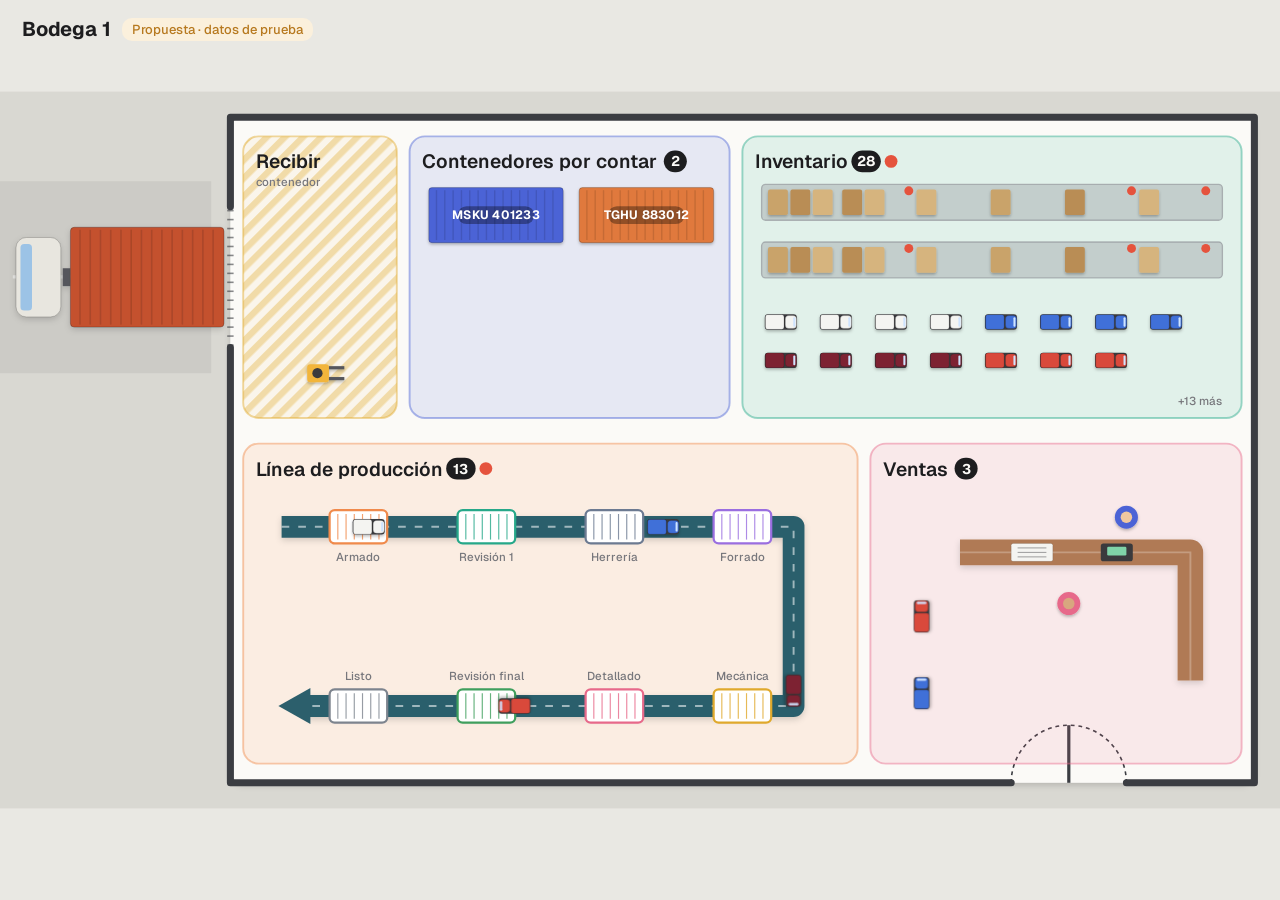
<file: prototipos/bodega-mapa.html>
<!doctype html>
<html lang="es">
<head>
<meta charset="utf-8">
<meta name="viewport" content="width=device-width,initial-scale=1,maximum-scale=1">
<title>Bodega · propuesta de pantalla principal</title>
<link rel="icon" href="../icono.svg">
<link rel="preconnect" href="https://fonts.googleapis.com">
<link href="https://fonts.googleapis.com/css2?family=Geist:wght@400;500;600;700&display=swap" rel="stylesheet">
<!-- Propuesta (26-nov-2026), aparte de la app y SOLO con datos de prueba (nada se guarda).
     La bodega vista desde arriba, con el estilo de la línea de producción (SVG, sin librerías):
     afuera el camión en la puerta (recibir contenedor), adentro los contenedores por contar, el inventario,
     la línea de producción y el mostrador (ventas). Al picar un área se abre su menú ENCIMA del mapa, sin salir. -->
<style>
  :root{
    --fondo:#e9e8e3; --patio:#d9d8d2; --piso:#fbfaf7; --muro:#3b3d42; --texto:#1d1d1f; --tenue:#77777c;
    --hoja:#ffffff; --pista:#ecebe7; --campo:#f2f1ed; --borde:rgba(0,0,0,.07);
    --rojo:#e5533d; --rojo-bg:#fde9e5; --azul:#2f63c9; --azul-bg:#e4ecfb; --ambar:#b7791f; --ambar-bg:#fbf0dc; --verde:#2f8f5b; --verde-bg:#e2f3e8;
    --banda:#2c5f6c;
  }
  @media (prefers-color-scheme: dark){
    :root{
      --fondo:#0d0e0c; --patio:#1a1b18; --piso:#1f201d; --muro:#9a9ca2; --texto:#f2f2ee; --tenue:#9b9b96;
      --hoja:#1d1e1b; --pista:#2a2b27; --campo:#2a2b27; --borde:rgba(255,255,255,.08);
      --rojo:#ff7a63; --rojo-bg:#3a1f1a; --azul:#7ea3ff; --azul-bg:#1d2a45; --ambar:#f0b553; --ambar-bg:#3a2d16; --verde:#5fd08f; --verde-bg:#16301f;
      --banda:#3d8293;
    }
  }
  *{box-sizing:border-box}
  html,body{margin:0;height:100%;overflow:hidden;background:var(--fondo);color:var(--texto);font-family:Geist,system-ui,sans-serif;-webkit-font-smoothing:antialiased}
  button{font:inherit;color:inherit}
  .cab{position:fixed;left:22px;top:16px;z-index:3;display:flex;align-items:center;gap:12px;pointer-events:none}
  .cab b{font-size:20px;letter-spacing:-.01em}
  .cab span{padding:3px 10px;border-radius:10px;background:var(--ambar-bg);color:var(--ambar);font-size:13px;font-weight:500}
  svg#mapa{position:fixed;inset:0;width:100%;height:100%;display:block;touch-action:manipulation}

  /* Áreas que se pueden picar */
  .zona{cursor:pointer;outline:none}
  .zona .fondo{transition:fill-opacity .18s}
  @media (hover:hover){ .zona:hover .fondo{fill-opacity:.24} .zona:hover .orilla{stroke-opacity:.9} }
  .zona:focus-visible .orilla{stroke-width:.6;stroke-opacity:1}
  .zona.sel .fondo{fill-opacity:.28}
  .zona.sel .orilla{stroke-opacity:1;stroke-width:.5}
  .nombre{font-size:3px;font-weight:600;fill:var(--texto)}
  .cuenta{font-size:2.2px;font-weight:700;fill:#fff;text-anchor:middle;dominant-baseline:central}
  .num{font-size:1.9px;font-weight:700;fill:#fff;text-anchor:middle;dominant-baseline:central;letter-spacing:.02em}
  .chico{font-size:1.8px;font-weight:500;fill:var(--tenue)}
  .flujo{stroke:#fff;stroke-opacity:.55;stroke-width:.3;stroke-dasharray:1.2 1.4;fill:none;animation:avanza 1.6s linear infinite}
  @keyframes avanza{to{stroke-dashoffset:-2.6}}
  .respira{animation:respira 2.4s ease-in-out infinite}
  @keyframes respira{50%{opacity:.45}}
  @media (prefers-reduced-motion:reduce){ .flujo,.respira{animation:none} }

  /* Menú encima del mapa (no saca de la pantalla) */
  .velo{position:fixed;inset:0;z-index:5;background:rgba(10,10,10,.28);opacity:0;pointer-events:none;transition:opacity .2s}
  .velo.on{opacity:1;pointer-events:auto}
  .hoja{position:fixed;z-index:6;right:20px;top:20px;bottom:20px;width:min(460px,calc(100vw - 40px));display:flex;flex-direction:column;
    border-radius:22px;background:var(--hoja);box-shadow:0 24px 60px rgba(0,0,0,.22),0 0 0 1px var(--borde);
    opacity:0;transform:translateX(16px);pointer-events:none;transition:opacity .2s,transform .24s cubic-bezier(.2,.8,.2,1)}
  .hoja.on{opacity:1;transform:none;pointer-events:auto}
  .h-cab{display:flex;align-items:center;gap:14px;padding:20px 20px 12px}
  .h-ico{width:46px;height:46px;border-radius:14px;display:grid;place-items:center;flex:none}
  .h-ico svg{width:24px;height:24px}
  .h-cab h2{margin:0;font-size:22px;letter-spacing:-.01em}
  .h-x{margin-left:auto;width:36px;height:36px;border:0;border-radius:50%;background:var(--pista);font-size:16px;cursor:pointer}
  .pestanas{display:flex;gap:4px;margin:4px 20px 12px;padding:4px;border-radius:14px;background:var(--pista)}
  .pestanas button{flex:1;min-height:44px;border:0;border-radius:11px;background:transparent;font-size:15px;font-weight:600;color:var(--tenue);cursor:pointer;
    display:flex;align-items:center;justify-content:center;gap:6px}
  .pestanas button.sel{background:var(--hoja);color:var(--texto);box-shadow:0 1px 3px rgba(0,0,0,.12)}
  .pestanas button i{font-style:normal;font-size:13px;color:var(--tenue);font-variant-numeric:tabular-nums}
  .h-cuerpo{overflow:auto;padding:0 20px 20px;flex:1}
  .fila{display:flex;align-items:center;gap:12px;padding:14px 16px;border-radius:16px;background:var(--campo);margin-bottom:8px}
  .fila.clic{cursor:pointer;width:100%;border:0;text-align:left}
  .fila b{font-size:16px;font-weight:600;display:block}
  .fila small{display:block;color:var(--tenue);font-size:14px;margin-top:1px}
  .fila .n{margin-left:auto;font-size:20px;font-weight:700;font-variant-numeric:tabular-nums}
  .fila .bola{width:12px;height:12px;border-radius:50%;flex:none;box-shadow:0 0 0 1px rgba(0,0,0,.15)}
  .etq{display:inline-block;padding:2px 9px;border-radius:8px;font-size:12px;font-weight:600}
  .etq.rojo{background:var(--rojo-bg);color:var(--rojo)} .etq.ambar{background:var(--ambar-bg);color:var(--ambar)}
  .etq.verde{background:var(--verde-bg);color:var(--verde)} .etq.azul{background:var(--azul-bg);color:var(--azul)}
  .grupo{margin:16px 0 8px;font-size:13px;font-weight:600;color:var(--tenue)}
  .campo{display:block;margin-bottom:14px}
  .campo span{display:block;font-size:15px;font-weight:500;margin-bottom:6px}
  .campo input{width:100%;min-height:50px;padding:0 16px;border:0;border-radius:14px;background:var(--campo);font-size:16px;color:var(--texto)}
  .btn{min-height:52px;padding:0 22px;border-radius:14px;border:0;background:var(--pista);font-size:16px;font-weight:600;cursor:pointer;transition:transform .12s}
  .btn:active{transform:scale(.97)}
  .btn.prin{background:var(--texto);color:var(--hoja)}
  .btn.ancho{width:100%}
  .acciones{display:flex;gap:10px;margin-top:8px}
  .err{color:var(--rojo);font-size:14px;margin:0 0 10px}
  .vacio{padding:28px 10px;text-align:center;color:var(--tenue)}
  .letrero{position:fixed;left:50%;bottom:24px;z-index:7;transform:translate(-50%,20px);opacity:0;padding:12px 18px;border-radius:14px;
    background:var(--texto);color:var(--hoja);font-size:15px;font-weight:500;transition:opacity .2s,transform .2s;pointer-events:none}
  .letrero.on{opacity:1;transform:translate(-50%,0)}
  @media (max-width:640px){
    .hoja{left:0;right:0;top:auto;bottom:0;width:auto;max-height:86vh;border-radius:22px 22px 0 0;transform:translateY(100%)}
    .hoja.on{transform:none}
    .campo input{font-size:16px}
  }
  @media (prefers-reduced-motion:reduce){ .hoja,.velo,.letrero{transition:none} }
</style>
</head>
<body>
<svg id="mapa" viewBox="0 0 200 112" preserveAspectRatio="xMidYMid meet" aria-label="Mapa de la bodega"></svg>
<div class="cab"><b>Bodega 1</b><span>Propuesta · datos de prueba</span></div>
<div class="velo" id="velo"></div>
<div class="hoja" id="hoja" role="dialog" aria-modal="true" aria-labelledby="hTitulo"></div>
<div class="letrero" id="letrero" role="status" aria-live="polite"></div>

<script>
// ================================================================ Datos de prueba
const COLORES = {Blanco:'#f4f4f1', Azul:'#3f6fd8', Rojo:'#d9483b', Tinto:'#7d2333', Negro:'#2b2b2e', Verde:'#3e9b6a', Plata:'#b9bcc2'};
const ZONAS = {
  recibir:     {nombre:'Recibir contenedor', color:'#e0a92c'},
  contenedores:{nombre:'Contenedores por contar', color:'#4b63d6'},
  inventario:  {nombre:'Inventario', color:'#26a889'},
  linea:       {nombre:'Línea de producción', color:'#f08a4b'},
  mostrador:   {nombre:'Ventas', color:'#e7698a'}
};
let PORCONTAR = [
  {numero:'MSKU 401233', llegada:'24 nov', trae:'12 · MC 150 · Rodado doble', color:'#4b63d6'},
  {numero:'TGHU 883012', llegada:'25 nov', trae:'8 · MC 200 · Hidráulico', color:'#e0793c'}
];
let ESPERA = [
  {modelo:'MC 150 · Rodado doble', color:'Blanco', n:14},
  {modelo:'MC 150 · Rodado doble', color:'Azul', n:6},
  {modelo:'MC 200 · Hidráulico', color:'Tinto', n:5},
  {modelo:'MC 300 · Cabina', color:'Rojo', n:3}
];
const VEHICULOS = [
  {id:'venta', nombre:'Listos para venta', n:4}, {id:'showroom', nombre:'Showroom', n:2}, {id:'prod', nombre:'En producción', n:9},
  {id:'faltan', nombre:'Les faltan piezas', n:1, rojo:true}, {id:'nopaso', nombre:'No pasaron la revisión final', n:0, rojo:true},
  {id:'ventasesp', nombre:'Ventas esperando piezas', n:2, ambar:true}
];
let PIEZAS = [
  {nombre:'Llanta 4.00-12', n:96}, {nombre:'Espejo retrovisor', n:44, danadas:2}, {nombre:'Faro delantero', n:21},
  {nombre:'Batería 12V', n:18}, {nombre:'Claxon', n:22, faltan:3}, {nombre:'Asiento corrido', n:20, danadas:1}
];
let VENTAS = [
  {rem:'153', vendedor:'Ana', destino:'Zapopan', veh:'MC 150 · Blanco', estado:'Por armar', etq:'azul'},
  {rem:'155', vendedor:'Luis', destino:'Tepic', veh:'MC 200 · Tinto', estado:'En producción', etq:'ambar'},
  {rem:'149', vendedor:'Ana', destino:'Tlaquepaque', veh:'MC 150 · Rojo', estado:'Lista para enviar', etq:'verde'}
];
const LINEA = [
  {nombre:'Armado', n:3}, {nombre:'Revisión 1', n:2, falta:1}, {nombre:'Herrería', n:1}, {nombre:'Forrado', n:1},
  {nombre:'Mecánica', n:2}, {nombre:'Detallado y pintura', n:1}, {nombre:'Revisión final', n:1}, {nombre:'Listo', n:2}
];

// ================================================================ Dibujo
const NS = 'http://www.w3.org/2000/svg', svg = document.getElementById('mapa');
function el(tag, attrs, padre){ const n = document.createElementNS(NS, tag); for(const k in attrs) n.setAttribute(k, attrs[k]); (padre||svg).appendChild(n); return n; }
function esc(s){ return String(s==null?'':s).replace(/[&<>"']/g, c => ({'&':'&amp;','<':'&lt;','>':'&gt;','"':'&quot;',"'":'&#39;'}[c])) }
const menosMov = matchMedia('(prefers-reduced-motion: reduce)').matches;

el('defs', {}).innerHTML = `
  <filter id="sombra" x="-20%" y="-20%" width="140%" height="160%"><feDropShadow dx="0" dy=".4" stdDeviation=".5" flood-color="#000" flood-opacity=".16"/></filter>
  <filter id="sombraC" x="-30%" y="-30%" width="160%" height="180%"><feDropShadow dx="0" dy=".25" stdDeviation=".25" flood-color="#000" flood-opacity=".28"/></filter>
  <pattern id="rayas" width="2" height="2" patternUnits="userSpaceOnUse" patternTransform="rotate(45)"><rect width="1" height="2" fill="#e0a92c" fill-opacity=".35"/></pattern>`;

// Patio de afuera, con su camino
el('rect', {x:0, y:0, width:200, height:112, fill:'var(--patio)'});
el('rect', {x:0, y:14, width:33, height:30, fill:'#000', 'fill-opacity':.06});
for(let x = 2; x < 32; x += 6) el('rect', {x, y:28.7, width:3, height:.5, fill:'#fff', 'fill-opacity':.5});

// Bodega: piso y muros
const B = {x:36, y:4, w:160, h:104};
el('rect', {x:B.x, y:B.y, width:B.w, height:B.h, rx:2, fill:'var(--piso)', filter:'url(#sombra)'});
// muros con puerta del andén (izquierda, y 18–40) y puerta de clientes (abajo, x 158–176)
const muros = `M ${B.x} 18 V ${B.y} H ${B.x+B.w} V ${B.y+B.h} H 176 M 158 ${B.y+B.h} H ${B.x} V 40`;
el('path', {d:muros, fill:'none', stroke:'var(--muro)', 'stroke-width':1.1, 'stroke-linecap':'round', 'stroke-linejoin':'round'});
// cortina del andén (abierta: rayitas) y puerta de clientes
for(let y = 18.6; y < 40; y += 1.4) el('line', {x1:B.x-.5, x2:B.x+.5, y1:y, y2:y, stroke:'var(--muro)', 'stroke-width':.25, 'stroke-opacity':.6});
el('path', {d:`M 158 ${B.y+B.h} A 9 9 0 0 1 167 ${B.y+B.h-9}`, fill:'none', stroke:'var(--muro)', 'stroke-width':.25, 'stroke-dasharray':'.6 .6'});
el('line', {x1:167, y1:B.y+B.h, x2:167, y2:B.y+B.h-9, stroke:'var(--muro)', 'stroke-width':.5});
el('path', {d:`M 176 ${B.y+B.h} A 9 9 0 0 0 167 ${B.y+B.h-9}`, fill:'none', stroke:'var(--muro)', 'stroke-width':.25, 'stroke-dasharray':'.6 .6'});

// ---------------------------------------------------------------- Zonas (piso de color, nombre y conteo)
const CAJAS = {
  recibir:     {x:38, y:7, w:24, h:44},
  contenedores:{x:64, y:7, w:50, h:44},
  inventario:  {x:116, y:7, w:78, h:44},
  linea:       {x:38, y:55, w:96, h:50},
  mostrador:   {x:136, y:55, w:58, h:50}
};
const capaZonas = el('g', {}), capaCosas = el('g', {}), capaMov = el('g', {}), capaLetreros = el('g', {});
Object.keys(CAJAS).forEach(id => {
  const c = CAJAS[id], z = ZONAS[id];
  const g = el('g', {class:'zona', 'data-zona':id, tabindex:0, role:'button', 'aria-label':z.nombre}, capaZonas);
  el('rect', {class:'fondo', x:c.x, y:c.y, width:c.w, height:c.h, rx:2.4, fill: id==='recibir' ? 'url(#rayas)' : z.color, 'fill-opacity': id==='recibir' ? 1 : .12}, g);
  if(id==='recibir') el('rect', {class:'fondo', x:c.x, y:c.y, width:c.w, height:c.h, rx:2.4, fill:z.color, 'fill-opacity':.06}, g);
  el('rect', {class:'orilla', x:c.x, y:c.y, width:c.w, height:c.h, rx:2.4, fill:'none', stroke:z.color, 'stroke-opacity':.45, 'stroke-width':.3}, g);
  z.g = g;
});

// ---- Camión (visto desde arriba), con la caja pegada a la puerta del andén
const camion = el('g', {class:'zona', 'data-zona':'recibir', filter:'url(#sombra)'}, capaMov);
function dibujarCamion(conCaja){
  camion.innerHTML = '';
  el('rect', {x:2.5, y:22.8, width:7, height:12.4, rx:1.6, fill:'#e8e6df', stroke:'rgba(0,0,0,.2)', 'stroke-width':.15}, camion);   // cabina
  el('rect', {x:3.2, y:23.8, width:1.8, height:10.4, rx:.6, fill:'#9cc3e6'}, camion);                                               // parabrisas
  el('rect', {x:9.8, y:27.6, width:1.2, height:2.8, fill:'#55575c'}, camion);                                                         // enganche
  if(conCaja){
    el('rect', {x:11, y:21.2, width:24, height:15.6, rx:.6, fill:'#c4512f', stroke:'rgba(0,0,0,.25)', 'stroke-width':.15}, camion);   // contenedor
    for(let x = 12.5; x < 34.5; x += 1.6) el('line', {x1:x, x2:x, y1:21.6, y2:36.4, stroke:'#000', 'stroke-opacity':.13, 'stroke-width':.25}, camion);
  } else {
    el('rect', {x:11, y:22.5, width:24, height:13, rx:.6, fill:'#6d7077', 'fill-opacity':.9}, camion);                                 // plataforma vacía
  }
}
dibujarCamion(true);

// ---- Andén: patín (montacargas) que va de la puerta a los contenedores
const patin = el('g', {filter:'url(#sombraC)'}, capaMov);
el('rect', {x:-2, y:-1.4, width:3.4, height:2.8, rx:.5, fill:'#f2b53a'}, patin);
el('rect', {x:1.4, y:-1.1, width:2.4, height:.5, fill:'#55575c'}, patin);
el('rect', {x:1.4, y:.6, width:2.4, height:.5, fill:'#55575c'}, patin);
el('circle', {cx:-.4, cy:0, r:.8, fill:'#3a3a3d'}, patin);
patin.setAttribute('transform', 'translate(50 44)');

// ---- Contenedores por contar (rejilla de 2 × 3)
const capaCont = el('g', {}, capaCosas);
function slot(i){ return {x: 67 + (i % 2) * 23.5, y: 15 + Math.floor(i / 2) * 11} }
function contenedor(c, i, padre){
  const p = slot(i), g = el('g', {class:'zona', 'data-zona':'contenedores', filter:'url(#sombraC)'}, padre || capaCont);
  el('rect', {x:p.x, y:p.y, width:21, height:8.6, rx:.5, fill:c.color, stroke:'rgba(0,0,0,.22)', 'stroke-width':.15}, g);
  for(let x = p.x + 1.2; x < p.x + 20.5; x += 1.3) el('line', {x1:x, x2:x, y1:p.y+.4, y2:p.y+8.2, stroke:'#000', 'stroke-opacity':.12, 'stroke-width':.22}, g);
  el('rect', {x:p.x+4.5, y:p.y+2.9, width:12, height:2.8, rx:1.4, fill:'rgba(0,0,0,.35)'}, g);
  el('text', {class:'num', x:p.x+10.5, y:p.y+4.35}, g).textContent = c.numero;
  return g;
}
function dibujarContenedores(){
  capaCont.innerHTML = '';
  PORCONTAR.slice(0, 6).forEach((c, i) => contenedor(c, i));
  if(!PORCONTAR.length){ const t = el('text', {class:'chico', x:89, y:31, 'text-anchor':'middle'}, capaCont); t.textContent = 'Nada por contar'; }
}

// ---- Inventario: anaqueles con cajas (piezas) y motocarros en espera de armado
const capaInv = el('g', {}, capaCosas);
function motocarro(x, y, color, padre, giro){
  const g = el('g', {filter:'url(#sombraC)', transform:`translate(${x} ${y}) rotate(${giro||0})`}, padre);
  el('rect', {x:-2.5, y:-1.2, width:5, height:2.4, rx:.5, fill:'#3a3a3d'}, g);
  el('rect', {x:-2.4, y:-1.15, width:2.9, height:2.3, rx:.35, fill:color, stroke:'rgba(0,0,0,.18)', 'stroke-width':.12}, g);
  el('rect', {x:.7, y:-1, width:1.75, height:2, rx:.55, fill:color, stroke:'rgba(0,0,0,.18)', 'stroke-width':.12}, g);
  el('rect', {x:1.95, y:-.75, width:.32, height:1.5, rx:.15, fill:'#cfe4ff'}, g);
  return g;
}
function dibujarInventario(){
  capaInv.innerHTML = '';
  const g = el('g', {class:'zona', 'data-zona':'inventario'}, capaInv);
  // dos anaqueles; cada caja es una pieza del inventario
  const tonos = ['#c9a36b', '#b98d55', '#d6b47e'];
  [14.5, 23.5].forEach((y, r) => {
    el('rect', {x:119, y, width:72, height:5.6, rx:.6, fill:'#8a8d93', 'fill-opacity':.35, stroke:'#8a8d93', 'stroke-opacity':.6, 'stroke-width':.2}, g);
    PIEZAS.forEach((p, i) => {
      const n = Math.min(3, Math.ceil(p.n / 30));
      for(let k = 0; k < n; k++) el('rect', {x:120 + i*11.6 + k*3.5, y:y+.8, width:3.1, height:4, rx:.3, fill:tonos[(i+k) % 3], filter:'url(#sombraC)'}, g);
      if(p.danadas || p.faltan) el('circle', {class:'respira', cx:120 + i*11.6 + 10.4, cy:y+1, r:.7, fill:'var(--rojo)'}, g);
    });
  });
  // motocarros en espera de armado, del color de cada uno
  let i = 0;
  const total = ESPERA.reduce((s, x) => s + x.n, 0);
  ESPERA.forEach(e => { for(let k = 0; k < Math.min(e.n, 4) && i < 16; k++, i++) motocarro(122 + (i % 8) * 8.6, 36 + Math.floor(i / 8) * 6, COLORES[e.color], g); });
  if(total > i){ const t = el('text', {class:'chico', x:191, y:49, 'text-anchor':'end'}, g); t.textContent = '+' + (total - i) + ' más'; }
}

// ---- Línea de producción en U (chiquita, como la de Producción)
(function(){
  const g = el('g', {class:'zona', 'data-zona':'linea'}, capaCosas);
  const U = 'M 44 68 H 124 V 96 H 48';
  el('path', {d:U, fill:'none', stroke:'var(--banda)', 'stroke-width':3.4, 'stroke-linejoin':'round', filter:'url(#sombra)'}, g);
  el('path', {d:'M 48.5 93.2 L 43.5 96 L 48.5 98.8 Z', fill:'var(--banda)'}, g);
  el('path', {class:'flujo', d:U}, g);
  const est = [[56,68],[76,68],[96,68],[116,68],[116,96],[96,96],[76,96],[56,96]];
  const col = ['#f08a4b','#26a889','#6c7a91','#9a6ee0','#e0a92c','#e7698a','#3f9f5d','#7d848e'];
  est.forEach((p, i) => {
    el('rect', {x:p[0]-4.5, y:p[1]-2.6, width:9, height:5.2, rx:.8, fill:'#fff', stroke:col[i], 'stroke-width':.35}, g);
    for(let k = 1; k < 7; k++) el('line', {x1:p[0]-4.5+k*9/7, x2:p[0]-4.5+k*9/7, y1:p[1]-2, y2:p[1]+2, stroke:col[i], 'stroke-width':.18, 'stroke-opacity':.8}, g);
    const t = el('text', {class:'chico', x:p[0], y: p[1] < 80 ? p[1]+5.4 : p[1]-4, 'text-anchor':'middle'}, g);
    t.textContent = LINEA[i].nombre.replace(' y pintura', '');
  });
  // motocarros que recorren la banda
  if(!menosMov){
    [['Blanco',0],['Azul',-4],['Tinto',-8],['Rojo',-12]].forEach(([c, d]) => {
      const m = motocarro(0, 0, COLORES[c], g);
      const a = el('animateMotion', {dur:'16s', begin: d + 's', repeatCount:'indefinite', rotate:'auto', path:U}, m);
    });
  }
})();

// ---- Mostrador (ventas): barra en L, caja, vendedor, cliente y dos motocarros de exhibición
(function(){
  const g = el('g', {class:'zona', 'data-zona':'mostrador'}, capaCosas);
  el('path', {d:'M 150 72 H 186 V 92', fill:'none', stroke:'#b07a55', 'stroke-width':4, 'stroke-linejoin':'round', filter:'url(#sombra)'}, g);
  el('path', {d:'M 150 72 H 186 V 92', fill:'none', stroke:'#fff', 'stroke-opacity':.25, 'stroke-width':.3}, g);
  el('rect', {x:172, y:70.6, width:5, height:2.8, rx:.4, fill:'#3a3a3d'}, g);         // caja registradora
  el('rect', {x:173, y:71.1, width:3, height:1.4, rx:.2, fill:'#7fd3a8'}, g);
  el('rect', {x:158, y:70.6, width:6.5, height:2.8, rx:.3, fill:'#f4f4f1', stroke:'rgba(0,0,0,.15)', 'stroke-width':.12}, g); // remisión
  for(let k = 0; k < 3; k++) el('line', {x1:159, x2:163.5, y1:71.3+k*.7, y2:71.3+k*.7, stroke:'#999', 'stroke-width':.15}, g);
  el('circle', {cx:176, cy:66.5, r:1.8, fill:'#4b63d6', filter:'url(#sombraC)'}, g);   // vendedor
  el('circle', {cx:176, cy:66.5, r:.9, fill:'#f0c8a0'}, g);
  el('circle', {cx:167, cy:80, r:1.8, fill:'#e7698a', filter:'url(#sombraC)'}, g);    // cliente
  el('circle', {cx:167, cy:80, r:.9, fill:'#d8a77f'}, g);
  motocarro(144, 82, COLORES.Rojo, g, -90); motocarro(144, 94, COLORES.Azul, g, -90); // exhibición
})();

// ---------------------------------------------------------------- Letreros con conteo (como los globitos del menú)
function contar(id){
  if(id==='recibir') return {n: 0};
  if(id==='contenedores') return {n: PORCONTAR.length};
  if(id==='inventario') return {n: ESPERA.reduce((s, x) => s + x.n, 0), alerta: PIEZAS.filter(p => p.danadas || p.faltan).length};
  if(id==='linea') return {n: LINEA.reduce((s, x) => s + x.n, 0), alerta: LINEA.reduce((s, x) => s + (x.falta||0), 0)};
  if(id==='mostrador') return {n: VENTAS.length};
}
function dibujarLetreros(){
  capaLetreros.innerHTML = '';
  Object.keys(CAJAS).forEach(id => {
    const c = CAJAS[id], g = el('g', {class:'zona', 'data-zona':id}, capaLetreros);
    const x0 = c.x + 2, y0 = c.y + 5;
    const t = el('text', {class:'nombre', x:x0, y:y0}, g); t.textContent = id==='recibir' ? 'Recibir' : ZONAS[id].nombre;
    const k = contar(id);
    if(id==='recibir'){ const s = el('text', {class:'chico', x:x0, y:y0+2.8}, g); s.textContent = 'contenedor'; return; }
    let cx = x0 + t.getComputedTextLength() + 2.8;
    const ancho = String(k.n).length > 1 ? 4.6 : 3.6;
    el('rect', {x:cx-ancho/2, y:y0-2.8, width:ancho, height:3.4, rx:1.7, fill: k.n ? 'var(--texto)' : '#b9b8b3'}, g);
    el('text', {class:'cuenta', x:cx, y:y0-1.1, fill:'var(--piso)', style:'fill:var(--piso)'}, g).textContent = k.n;
    if(k.alerta){ el('circle', {class:'respira', cx:cx+ancho/2+1.6, cy:y0-1.1, r:1, fill:'var(--rojo)'}, g); }
  });
}

dibujarContenedores(); dibujarInventario(); dibujarLetreros();
if(document.fonts && document.fonts.ready) document.fonts.ready.then(dibujarLetreros);

// ================================================================ Menú encima del mapa
const hoja = document.getElementById('hoja'), velo = document.getElementById('velo');
const ICO = {
  recibir:'<path d="M3 7h11v9H3zM14 10h4l3 3v3h-7" fill="none" stroke="currentColor" stroke-width="1.8" stroke-linejoin="round"/><circle cx="7" cy="17.5" r="1.6" fill="currentColor"/><circle cx="17" cy="17.5" r="1.6" fill="currentColor"/>',
  contenedores:'<rect x="3" y="6" width="18" height="12" rx="1.5" fill="none" stroke="currentColor" stroke-width="1.8"/><path d="M7 8v8M11 8v8M15 8v8" stroke="currentColor" stroke-width="1.5"/>',
  inventario:'<path d="M4 20V5h16v15M4 11h16M4 16h16" fill="none" stroke="currentColor" stroke-width="1.8"/><rect x="7" y="7" width="3" height="3" fill="currentColor"/><rect x="13" y="12" width="3" height="3" fill="currentColor"/>',
  linea:'<path d="M4 7h14v10H6" fill="none" stroke="currentColor" stroke-width="2.2" stroke-linejoin="round"/><path d="M8 14l-3 3 3 3" fill="none" stroke="currentColor" stroke-width="1.8"/>',
  mostrador:'<path d="M3 11h18v8H3zM6 11V6h12v5" fill="none" stroke="currentColor" stroke-width="1.8" stroke-linejoin="round"/><path d="M9 8h6" stroke="currentColor" stroke-width="1.5"/>'
};
let abierta = null, pestana = {};

function abrir(id, sinHistoria){
  abierta = id;
  document.querySelectorAll('.zona').forEach(z => z.classList.toggle('sel', z.dataset.zona===id));
  dibujarHoja();
  hoja.classList.add('on'); velo.classList.add('on');
  if(!sinHistoria) history.pushState({zona:id}, '');
  setTimeout(() => { const f = hoja.querySelector('input'); if(f) f.focus(); else hoja.querySelector('.h-x').focus(); }, 60);
}
function cerrar(){
  abierta = null; hoja.classList.remove('on'); velo.classList.remove('on');
  document.querySelectorAll('.zona.sel').forEach(z => z.classList.remove('sel'));
}
// "Atrás" del navegador cierra el menú y regresa al mapa
window.addEventListener('popstate', e => { if(abierta) cerrar(); });
function cerrarConHistoria(){ if(abierta){ history.back(); } }
velo.addEventListener('click', cerrarConHistoria);
document.addEventListener('keydown', e => {
  if(e.key==='Escape') cerrarConHistoria();
  if((e.key==='Enter' || e.key===' ') && e.target.closest && e.target.closest('svg .zona')){ e.preventDefault(); abrir(e.target.closest('.zona').dataset.zona); }
});
svg.addEventListener('click', e => { const z = e.target.closest('.zona'); if(z) abrir(z.dataset.zona); });

function cabecera(id, pestanas){
  const z = ZONAS[id];
  let h = `<div class="h-cab"><span class="h-ico" style="background:${z.color}22;color:${z.color}"><svg viewBox="0 0 24 24">${ICO[id]}</svg></span>
    <h2 id="hTitulo">${esc(z.nombre)}</h2><button type="button" class="h-x" data-cerrar aria-label="Cerrar">✕</button></div>`;
  if(pestanas){
    const sel = pestana[id] || pestanas[0].id;
    h += '<div class="pestanas" role="tablist">' + pestanas.map(p =>
      `<button type="button" role="tab" aria-selected="${p.id===sel}" class="${p.id===sel ? 'sel' : ''}" data-pest="${p.id}">${esc(p.nombre)}${p.n!=null ? ' <i>'+p.n+'</i>' : ''}</button>`).join('') + '</div>';
  }
  return h;
}
function dibujarHoja(err){
  const id = abierta; let h = '';
  if(id==='recibir'){
    h = cabecera(id) + `<div class="h-cuerpo">${err ? '<p class="err">'+esc(err)+'</p>' : ''}
      <label class="campo"><span>Número de contenedor</span><input id="cNum" autocomplete="off" placeholder="Como viene en la hoja"></label>
      <label class="campo"><span>¿Qué trae?</span><input id="cTrae" autocomplete="off" placeholder="Por ejemplo 10 · MC 150"></label>
      <button type="button" class="btn prin ancho" data-accion="guardarCont">Guardar contenedor</button></div>`;
  } else if(id==='contenedores'){
    h = cabecera(id) + '<div class="h-cuerpo">' + (PORCONTAR.length ? PORCONTAR.map((c, i) => `
      <div class="fila"><span class="bola" style="background:${c.color};border-radius:3px"></span><span><b>${esc(c.numero)}</b><small>Llegó el ${esc(c.llegada)} · ${esc(c.trae)}</small></span>
      <button type="button" class="btn" style="margin-left:auto;min-height:44px" data-accion="contar" data-i="${i}">Revisar</button></div>`).join('')
      : '<div class="vacio">No hay contenedores por contar.</div>') + '</div>';
  } else if(id==='inventario'){
    const tot = ESPERA.reduce((s, x) => s + x.n, 0);
    const pes = [{id:'veh', nombre:'Vehículos', n: tot + VEHICULOS.reduce((s, v) => s + v.n, 0)}, {id:'pie', nombre:'Piezas', n: PIEZAS.length}];
    h = cabecera(id, pes) + '<div class="h-cuerpo">';
    if((pestana[id] || 'veh')==='veh'){
      h += VEHICULOS.map(v => `<button type="button" class="fila clic"><span><b>${esc(v.nombre)}</b></span>${v.rojo && v.n ? '<span class="etq rojo">Atender</span>' : ''}<span class="n">${v.n}</span></button>`).join('');
      h += '<p class="grupo">En espera de armado · ' + tot + '</p>' + ESPERA.map(e =>
        `<div class="fila"><span class="bola" style="background:${COLORES[e.color]}"></span><span><b>${esc(e.modelo)}</b><small>${esc(e.color)}</small></span><span class="n">${e.n}</span></div>`).join('');
    } else {
      h += PIEZAS.map(p => `<div class="fila"><span><b>${esc(p.nombre)}</b><small>${[p.danadas ? p.danadas+' dañadas' : '', p.faltan ? p.faltan+' faltan' : ''].filter(Boolean).join(' · ') || 'Disponibles'}</small></span>
        ${p.danadas || p.faltan ? '<span class="etq rojo">Revisar</span>' : ''}<span class="n">${p.n}</span></div>`).join('');
    }
    h += '</div>';
  } else if(id==='linea'){
    h = cabecera(id) + '<div class="h-cuerpo">' + LINEA.map(x => `<button type="button" class="fila clic"><span><b>${esc(x.nombre)}</b>${x.falta ? '<small>'+x.falta+' con piezas faltantes</small>' : ''}</span>
      ${x.falta ? '<span class="etq rojo">Atender</span>' : ''}<span class="n">${x.n}</span></button>`).join('') +
      '<button type="button" class="btn ancho" style="margin-top:8px">Ver la línea completa</button></div>';
  } else if(id==='mostrador'){
    const pes = [{id:'nueva', nombre:'Nueva venta'}, {id:'lista', nombre:'Lista de ventas', n: VENTAS.length}];
    h = cabecera(id, pes) + '<div class="h-cuerpo">';
    if((pestana[id] || 'nueva')==='nueva'){
      h += (err ? '<p class="err">'+esc(err)+'</p>' : '') + `
        <label class="campo"><span>Remisión</span><input id="vRem" autocomplete="off" placeholder="Por ejemplo 160"></label>
        <label class="campo"><span>Vendedor</span><input id="vVen" autocomplete="off"></label>
        <label class="campo"><span>Destino</span><input id="vDes" autocomplete="off" placeholder="Ciudad o lugar de entrega"></label>
        <button type="button" class="btn prin ancho" data-accion="guardarVenta">Guardar venta</button>`;
    } else {
      h += VENTAS.map(v => `<div class="fila"><span><b>Remisión ${esc(v.rem)}</b><small>${esc(v.veh)} · ${esc(v.vendedor)} · ${esc(v.destino)}</small></span>
        <span class="etq ${v.etq}" style="margin-left:auto">${esc(v.estado)}</span></div>`).join('');
    }
    h += '</div>';
  }
  hoja.innerHTML = h;
}
hoja.addEventListener('click', e => {
  if(e.target.closest('[data-cerrar]')){ cerrarConHistoria(); return; }
  const p = e.target.closest('[data-pest]'); if(p){ pestana[abierta] = p.dataset.pest; dibujarHoja(); return; }
  const a = e.target.closest('[data-accion]'); if(!a) return;
  const acc = a.dataset.accion;
  if(acc==='guardarCont'){
    const num = document.getElementById('cNum').value.trim(), trae = document.getElementById('cTrae').value.trim();
    if(!num){ dibujarHoja('Escribe el número de contenedor.'); return; }
    if(PORCONTAR.length >= 6){ dibujarHoja('Ya no caben más contenedores en esta propuesta.'); return; }
    cerrarConHistoria();
    descargar({numero: num.toUpperCase(), llegada:'hoy', trae: trae || 'Sin capturar', color: ['#2a9d8f','#7a5cc4','#c4512f','#4b63d6'][PORCONTAR.length % 4]});
  } else if(acc==='contar'){
    const i = +a.dataset.i, c = PORCONTAR[i];
    cerrarConHistoria();
    alInventario(i, c);
  } else if(acc==='guardarVenta'){
    const rem = document.getElementById('vRem').value.trim(), ven = document.getElementById('vVen').value.trim(), des = document.getElementById('vDes').value.trim();
    if(!rem || !ven || !des){ dibujarHoja('Falta: ' + [!rem && 'remisión', !ven && 'vendedor', !des && 'destino'].filter(Boolean).join(', ') + '.'); return; }
    VENTAS.unshift({rem, vendedor:ven, destino:des, veh:'Por escoger', estado:'Por armar', etq:'azul'});
    pestana.mostrador = 'lista'; dibujarHoja(); dibujarLetreros();
    avisar('Se guardó la venta ' + rem + '.');
  }
});

// ================================================================ Lo que se mueve en el mapa
function avisar(t){ const l = document.getElementById('letrero'); l.textContent = t; l.classList.add('on'); clearTimeout(avisar.t); avisar.t = setTimeout(() => l.classList.remove('on'), 2800); }
function mover(g, de, a, ms){
  if(menosMov) return Promise.resolve();
  const k = g.animate([{transform:`translate(${de[0]}px,${de[1]}px)`}, {transform:`translate(${a[0]}px,${a[1]}px)`}], {duration:ms, easing:'cubic-bezier(.45,0,.2,1)', fill:'forwards'});
  return k.finished;
}
// El camión deja su contenedor: el contenedor entra por la puerta hasta su lugar, el camión se va vacío y llega otro
function descargar(c){
  const i = PORCONTAR.length, p = slot(i);
  const capa = el('g', {}, capaMov), g = contenedor(c, i, capa);
  const dx = 11 - p.x, dy = 21.2 + 3.5 - p.y;
  g.style.transform = `translate(${dx}px,${dy}px)`;
  dibujarCamion(false);
  mover(g, [dx, dy], [0, 0], 1300).then(() => {
    capa.remove(); PORCONTAR.push(c); dibujarContenedores(); dibujarLetreros();
    avisar('Se guardó el contenedor ' + c.numero + '. Ya está por contar.');
  });
  mover(camion, [0, 0], [-45, 0], 900).then(() => { dibujarCamion(true); return mover(camion, [-45, 0], [0, 0], 1100); });
}
// Al revisar un contenedor, el patín lo lleva al inventario
function alInventario(i, c){
  const p = slot(i), dest = [150, 30];
  const capa = el('g', {}, capaMov); const g = contenedor(c, i, capa);
  PORCONTAR.splice(i, 1); dibujarContenedores(); dibujarLetreros();
  mover(g, [0, 0], [dest[0] - p.x - 10, dest[1] - p.y - 4], 1200).then(() => {
    g.animate([{opacity:1}, {opacity:0}], {duration:300, fill:'forwards'}).finished.then(() => capa.remove());
    ESPERA[0].n += 12; PIEZAS.forEach(x => x.n += 12);
    dibujarInventario(); dibujarLetreros();
    avisar('Contenedor ' + c.numero + ' revisado: sus vehículos y piezas ya están en el inventario.');
  });
  if(!menosMov) patin.animate([{transform:'translate(50px,44px)'}, {transform:`translate(${p.x+10}px,${p.y+11}px)`}, {transform:'translate(150px,44px)'}, {transform:'translate(50px,44px)'}],
    {duration:2600, easing:'ease-in-out'});
}
</script>
</body>
</html>
</file>
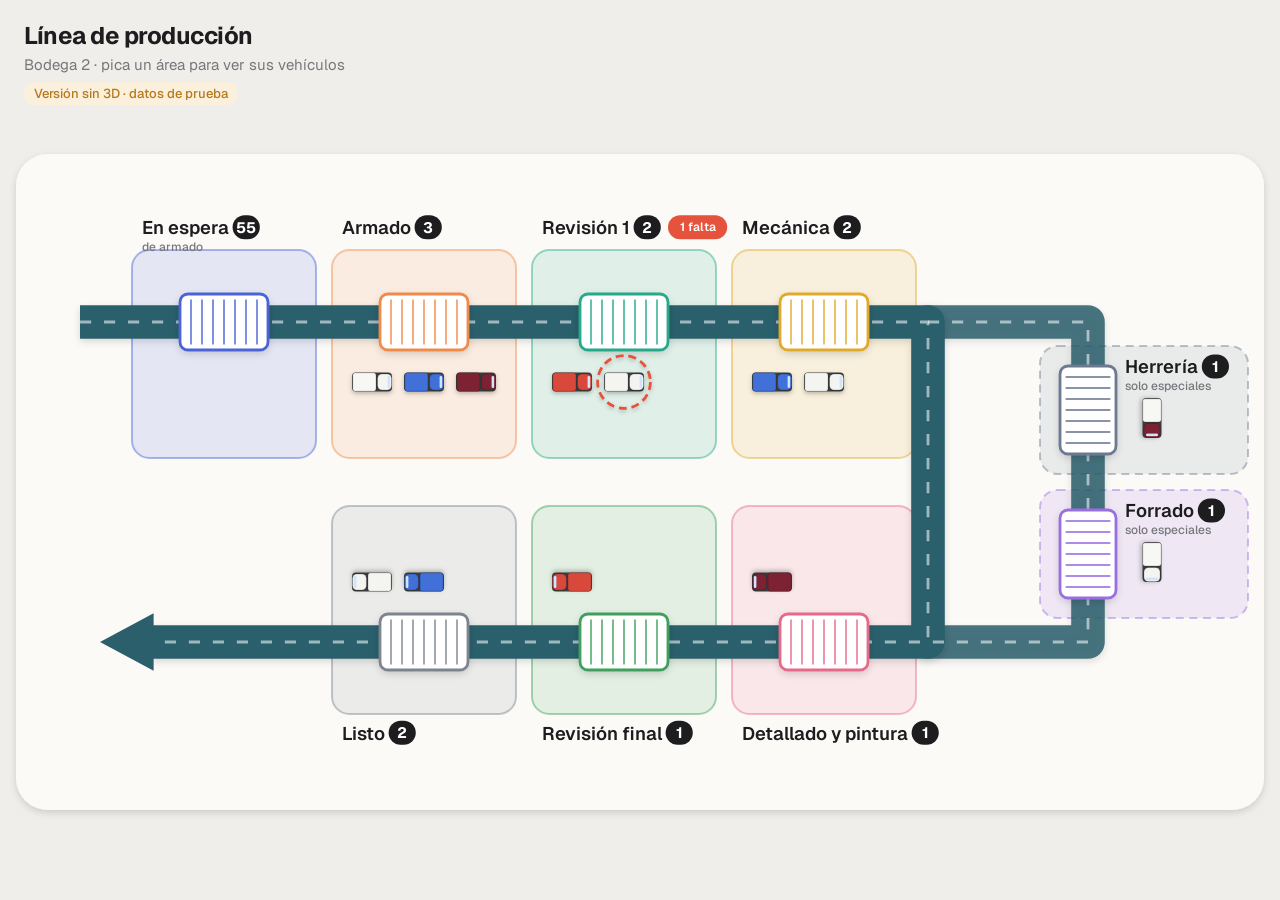
<file: prototipos/linea-produccion-svg.html>
<!doctype html>
<html lang="es">
<head>
<meta charset="utf-8">
<meta name="viewport" content="width=device-width,initial-scale=1,maximum-scale=1">
<title>Línea de producción · versión sin 3D</title>
<link rel="icon" href="../icono.svg">
<link rel="preconnect" href="https://fonts.googleapis.com">
<link href="https://fonts.googleapis.com/css2?family=Geist:wght@400;500;600;700&display=swap" rel="stylesheet">
<!-- Prototipo (20-nov-2026): la misma línea en U, dibujada solo con SVG (sin three.js ni librerías).
     Banda transportadora con rodillos en cada estación y un área de color con su nombre. Datos de prueba. -->
<style>
  :root{
    --fondo:#efeeea; --piso:#fbfaf7; --texto:#1d1d1f; --tenue:#77777c; --tarjeta:rgba(255,255,255,.95); --borde:rgba(0,0,0,.06);
    --banda:#2c5f6c; --rodillo:#ffffff; --rodillo-l:#1f9e93;
    --rojo:#e5533d; --rojo-bg:#fde9e5; --azul:#2f63c9; --azul-bg:#e4ecfb; --ambar:#b7791f; --ambar-bg:#fbf0dc;
  }
  *{box-sizing:border-box}
  html,body{margin:0;height:100%;overflow:hidden;background:var(--fondo);color:var(--texto);font-family:Geist,system-ui,sans-serif;-webkit-font-smoothing:antialiased}
  .cab{position:fixed;left:24px;top:20px;z-index:3;pointer-events:none}
  .cab h1{margin:0;font-size:24px;letter-spacing:-.02em}
  .cab p{margin:4px 0 0;color:var(--tenue);font-size:15px}
  .cab .prueba{display:inline-block;margin-top:8px;padding:3px 10px;border-radius:10px;background:var(--ambar-bg);color:var(--ambar);font-size:13px;font-weight:500}
  svg#linea{position:fixed;inset:0;width:100%;height:100%;display:block}
  /* Banda que avanza */
  .flujo{stroke:#ffffff;stroke-opacity:.55;stroke-width:.35;stroke-dasharray:1.4 1.6;fill:none;animation:avanza 1.6s linear infinite}
  @keyframes avanza{to{stroke-dashoffset:-3}}
  @media (prefers-reduced-motion:reduce){.flujo{animation:none}}
  /* Áreas */
  .area{cursor:pointer}
  .area .fondo{transition:fill-opacity .18s}
  .area:hover .fondo,.area.sel .fondo{fill-opacity:.26}
  .area.sel .orilla{stroke-width:.45;stroke-opacity:1}
  .nombre{font-size:2.3px;font-weight:600;fill:var(--texto)}
  .sub{font-size:1.5px;font-weight:500;fill:var(--tenue)}
  .cuenta{font-size:1.9px;font-weight:700;fill:#fff;text-anchor:middle;dominant-baseline:central}
  .falta{font-size:1.5px;font-weight:600;fill:#fff;text-anchor:middle;dominant-baseline:central}
  .veh{cursor:pointer}
  /* Tarjeta flotante (igual que la versión 3D) */
  .tarjeta{position:fixed;z-index:4;width:380px;max-height:min(520px,calc(100vh - 40px));display:flex;flex-direction:column;border-radius:22px;background:var(--tarjeta);
    -webkit-backdrop-filter:blur(14px);backdrop-filter:blur(14px);box-shadow:0 20px 50px rgba(0,0,0,.14),0 0 0 1px var(--borde);
    opacity:0;transform:translateY(8px) scale(.98);pointer-events:none;transition:opacity .2s,transform .2s cubic-bezier(.2,.8,.2,1)}
  .tarjeta.abierta{opacity:1;transform:none;pointer-events:auto}
  .t-cab{display:flex;align-items:center;gap:14px;padding:20px 20px 14px}
  .t-ico{width:48px;height:48px;border-radius:50%;display:grid;place-items:center;flex:none}
  .t-ico i{width:18px;height:18px;border-radius:5px;display:block}
  .t-cab h2{margin:0;font-size:22px;letter-spacing:-.01em}
  .t-cab small{display:flex;align-items:center;gap:6px;margin-top:2px;color:var(--tenue);font-size:13px;font-weight:500;letter-spacing:.04em;text-transform:uppercase}
  .t-cab small i{width:7px;height:7px;border-radius:50%;background:var(--rojo)}
  .t-x{margin-left:auto;align-self:flex-start;width:34px;height:34px;border:0;border-radius:50%;background:#f1f1ee;font-size:16px;cursor:pointer;color:var(--texto)}
  .t-lista{overflow:auto;padding:0 12px 14px}
  .t-vacio{padding:18px 10px 8px;color:var(--tenue);font-size:15px}
  .vh{padding:12px 10px;border-top:1px solid #ececea}
  .vh:first-child{border-top:0}
  .vh-1{display:flex;align-items:center;gap:10px}
  .pt{width:12px;height:12px;border-radius:50%;flex:none;box-shadow:0 0 0 1px rgba(0,0,0,.15)}
  .vh b{font-size:16px;font-weight:600}
  .vh .dias{margin-left:auto;color:var(--tenue);font-size:14px;font-variant-numeric:tabular-nums}
  .vh .d{margin:2px 0 0 22px;color:var(--tenue);font-size:14px}
  .etq{display:inline-block;padding:2px 8px;border-radius:8px;font-size:12px;font-weight:600;margin-left:4px}
  .etq.esp{background:var(--azul-bg);color:var(--azul)}
  .etq.falta{background:var(--rojo-bg);color:var(--rojo)}
  .botones{display:flex;flex-wrap:wrap;gap:8px;margin:10px 0 0 22px}
  .b{height:40px;padding:0 14px;border-radius:12px;border:1px solid #dcdcd8;background:#fff;color:var(--texto);font:inherit;font-size:14px;font-weight:600;cursor:pointer}
  .b.prin{background:var(--texto);border-color:var(--texto);color:#fff}
  .b.rojo{color:var(--rojo);border-color:#f2c4bb}
  .b:disabled{opacity:.4;cursor:default}
  .espera-r{display:flex;align-items:center;gap:10px;padding:12px 10px 4px}
  .espera-r .cant{margin-left:auto;font-weight:700;font-variant-numeric:tabular-nums}
  @media (max-width:560px){ .tarjeta{left:10px!important;right:10px;width:auto;top:auto!important;bottom:10px} }
</style>
</head>
<body>
<svg id="linea" aria-label="Línea de producción"></svg>
<div class="cab">
  <h1>Línea de producción</h1>
  <p>Bodega 2 · pica un área para ver sus vehículos</p>
  <span class="prueba">Versión sin 3D · datos de prueba</span>
</div>
<div class="tarjeta" id="tarjeta" role="dialog" aria-modal="false"></div>

<script>
// ================================================================ Datos de prueba (los mismos de la versión 3D)
const COLORES = {Blanco:'#f4f4f1', Azul:'#3f6fd8', Rojo:'#d9483b', Tinto:'#7d2333', Negro:'#2b2b2e', Verde:'#3e9b6a', Plata:'#b9bcc2'};
// Banda en U: arriba (y=0) de izquierda a derecha, bajada en x=100, abajo (y=40) de derecha a izquierda.
// Rama de especiales por fuera: x=120, de y=0 a y=40.
const ETAPAS = [
  {id:'espera',         nombre:'En espera de armado', corto:'En espera', sub:'de armado', color:'#4b63d6', p:[12,0],  lado:'arriba'},
  {id:'armado',         nombre:'Armado',              color:'#f08a4b', p:[37,0],  lado:'arriba'},
  {id:'revision1',      nombre:'Revisión 1',          color:'#26a889', p:[62,0],  lado:'arriba'},
  {id:'mecanica',       nombre:'Mecánica',            color:'#e0a92c', p:[87,0],  lado:'arriba'},
  {id:'herreria',       nombre:'Herrería',            color:'#6c7a91', p:[120,11], lado:'rama', especial:true},
  {id:'forrado',        nombre:'Forrado',             color:'#9a6ee0', p:[120,29], lado:'rama', especial:true},
  {id:'detallado',      nombre:'Detallado y pintura', color:'#e7698a', p:[87,40], lado:'abajo'},
  {id:'revision_final', nombre:'Revisión final',      color:'#3f9f5d', p:[62,40], lado:'abajo'},
  {id:'listo',          nombre:'Listo',               color:'#7d848e', p:[37,40], lado:'abajo'}
];
const E = Object.fromEntries(ETAPAS.map(e => [e.id, e]));
const SIG = {armado:'revision1', revision1:'mecanica', herreria:'forrado', forrado:'detallado', detallado:'revision_final', revision_final:'listo'};
function siguiente(v){ return v.etapa==='mecanica' ? (v.especial ? 'herreria' : 'detallado') : SIG[v.etapa] }
const P = Object.fromEntries(ETAPAS.map(e => [e.id, e.p]));
const RUTAS = {
  'espera>armado':[P.espera,P.armado], 'armado>revision1':[P.armado,P.revision1], 'revision1>mecanica':[P.revision1,P.mecanica],
  'mecanica>detallado':[P.mecanica,[100,0],[100,40],P.detallado],
  'mecanica>herreria':[P.mecanica,[100,0],[120,0],P.herreria], 'herreria>forrado':[P.herreria,P.forrado], 'forrado>detallado':[P.forrado,[120,40],[100,40],P.detallado],
  'detallado>revision_final':[P.detallado,P.revision_final], 'revision_final>listo':[P.revision_final,P.listo]
};

let ESPERA = [
  {modelo:'MC 150 · Sin hidráulico · Doble', color:'Blanco', n:31},
  {modelo:'MC 150 · Sin hidráulico · Doble', color:'Azul',   n:6},
  {modelo:'MC 150 · Sin hidráulico · Doble', color:'Rojo',   n:4},
  {modelo:'MC 200 · Con hidráulico · Doble', color:'Tinto',  n:14}
];
let VEH = [
  {serie:'LXY1201', modelo:'MC 150', color:'Blanco', rem:'153/1', esp:'Garrafonero', etapa:'armado', dias:1},
  {serie:'LXY1202', modelo:'MC 150', color:'Azul',   rem:'155',   etapa:'armado', dias:2},
  {serie:'LXY1203', modelo:'MC 200', color:'Tinto',  rem:null,    etapa:'armado', dias:0},
  {serie:'LXY1188', modelo:'MC 150', color:'Rojo',   rem:'149',   etapa:'revision1', dias:1},
  {serie:'LXY1190', modelo:'MC 150', color:'Blanco', rem:'150',   etapa:'revision1', dias:3, faltantes:true},
  {serie:'LXY1160', modelo:'MC 150', color:'Azul',   rem:'137',   etapa:'mecanica', dias:1},
  {serie:'LXY1161', modelo:'MC 150', color:'Blanco', rem:null,    etapa:'mecanica', dias:2},
  {serie:'LXY1170', modelo:'MC 200', color:'Tinto',  rem:'141',   esp:'Caja seca', etapa:'herreria', dias:2},
  {serie:'LXY1165', modelo:'MC 150', color:'Blanco', rem:'139',   esp:'Food truck', etapa:'forrado', dias:4},
  {serie:'LXY1158', modelo:'MC 200', color:'Tinto',  rem:'135',   etapa:'detallado', dias:1},
  {serie:'LXY1150', modelo:'MC 150', color:'Rojo',   rem:'131',   etapa:'revision_final', dias:0},
  {serie:'LXY1140', modelo:'MC 150', color:'Blanco', rem:'128',   etapa:'listo', dias:3},
  {serie:'LXY1141', modelo:'MC 150', color:'Azul',   rem:null,    etapa:'listo', dias:5}
];
VEH.forEach(v => { v.especial = !!v.esp });
let siguienteSerie = 1204;

// ================================================================ Dibujo (SVG)
const NS = 'http://www.w3.org/2000/svg';
const svg = document.getElementById('linea');
function el(tag, attrs, padre){ const n = document.createElementNS(NS, tag); for(const k in attrs) n.setAttribute(k, attrs[k]); (padre||svg).appendChild(n); return n; }
function esc(s){ return String(s==null?'':s).replace(/[&<>"']/g, c => ({'&':'&amp;','<':'&lt;','>':'&gt;','"':'&quot;',"'":'&#39;'}[c])) }

// Sombras suaves
const defs = el('defs', {});
defs.innerHTML = `
  <filter id="sombra" x="-20%" y="-20%" width="140%" height="160%"><feDropShadow dx="0" dy=".35" stdDeviation=".45" flood-color="#000" flood-opacity=".14"/></filter>
  <filter id="sombraVeh" x="-30%" y="-30%" width="160%" height="180%"><feDropShadow dx="0" dy=".25" stdDeviation=".25" flood-color="#000" flood-opacity=".25"/></filter>`;

// Piso general
el('rect', {x:-14, y:-21, width:156, height:82, rx:4, fill:'#fbfaf7', filter:'url(#sombra)'});

// ---------------------------------------------------------------- Áreas de cada estación (piso de color con nombre)
// Cajas de cada área: arriba se extienden hacia adentro de la U; abajo, también hacia adentro; la rama, hacia afuera.
function cajaArea(e){
  const [x, y] = e.p;
  if(e.lado==='arriba') return {x: x-11.5, y: y-9, w: 23, h: 26};
  if(e.lado==='abajo')  return {x: x-11.5, y: y-17, w: 23, h: 26};
  return {x: x-6, y: y-8, w: 26, h: 16};
}
const capaAreas = el('g', {}), capaBanda = el('g', {}), capaRodillos = el('g', {}), capaVeh = el('g', {}), capaLetreros = el('g', {});
ETAPAS.forEach(e => {
  const c = cajaArea(e); e.caja = c;
  const g = el('g', {class:'area', 'data-etapa':e.id}, capaAreas);
  el('rect', {class:'fondo', x:c.x, y:c.y, width:c.w, height:c.h, rx:2.2, fill:e.color, 'fill-opacity':.13}, g);
  el('rect', {class:'orilla', x:c.x, y:c.y, width:c.w, height:c.h, rx:2.2, fill:'none', stroke:e.color, 'stroke-opacity':.45, 'stroke-width':.25, 'stroke-dasharray': e.especial ? '1 .7' : 'none'}, g);
  e.g = g;
});

// ---------------------------------------------------------------- Banda transportadora en U (+ rama de especiales)
const tramoU = 'M -6 0 H 100 V 40 H 3';
const tramoRama = 'M 100 0 H 120 V 40 H 100';
el('path', {d:tramoRama, fill:'none', stroke:'var(--banda)', 'stroke-width':4.2, 'stroke-linejoin':'round', 'stroke-linecap':'round', 'stroke-opacity':.85, filter:'url(#sombra)'}, capaBanda);
el('path', {d:tramoU, fill:'none', stroke:'var(--banda)', 'stroke-width':4.2, 'stroke-linejoin':'round', filter:'url(#sombra)'}, capaBanda);
el('path', {d:'M 3.2 36.4 L -3.5 40 L 3.2 43.6 Z', fill:'var(--banda)'}, capaBanda);   // flecha de salida
el('path', {class:'flujo', d:tramoU}, capaBanda);
el('path', {class:'flujo', d:tramoRama}, capaBanda);

// Rodillos de cada estación (como en el dibujo: un recuadro con rayitas sobre la banda)
ETAPAS.forEach(e => {
  const [x, y] = e.p, vertical = e.lado==='rama';
  const w = vertical ? 7 : 11, h = vertical ? 11 : 7;
  const g = el('g', {class:'area', 'data-etapa':e.id, filter:'url(#sombra)'}, capaRodillos);
  el('rect', {x:x-w/2, y:y-h/2, width:w, height:h, rx:1, fill:'var(--rodillo)', stroke:e.color, 'stroke-width':.35}, g);
  const n = 8;
  for(let i=1; i<n; i++){
    if(vertical) el('line', {x1:x-w/2+.7, x2:x+w/2-.7, y1:y-h/2+i*h/n, y2:y-h/2+i*h/n, stroke:e.color, 'stroke-width':.22, 'stroke-opacity':.8}, g);
    else el('line', {y1:y-h/2+.7, y2:y+h/2-.7, x1:x-w/2+i*w/n, x2:x-w/2+i*w/n, stroke:e.color, 'stroke-width':.22, 'stroke-opacity':.8}, g);
  }
});

// ---------------------------------------------------------------- Letreros (nombre + conteo), del lado de afuera de la banda
function dibujarLetreros(){
  capaLetreros.innerHTML = '';
  ETAPAS.forEach(e => {
    const c = e.caja, g = el('g', {class:'area', 'data-etapa':e.id}, capaLetreros);
    let n, falta = 0;
    if(e.id==='espera') n = ESPERA.reduce((s, x) => s + x.n, 0);
    else { const vs = VEH.filter(v => v.etapa===e.id); n = vs.length; falta = vs.filter(v => v.faltantes).length; }
    // posición del letrero: arriba del área en la fila de arriba; abajo del área en la fila de abajo; arriba en la rama
    const rama = e.lado==='rama', x0 = rama ? e.p[0] + 4.6 : c.x + 1.2, y0 = rama ? c.y + 3.4 : e.lado==='abajo' ? c.y + c.h + 3.2 : c.y - 2;
    const t = el('text', {class:'nombre', x:x0, y:y0}, g); t.textContent = e.corto || e.nombre;
    const ancho = t.getComputedTextLength();
    let cx = x0 + ancho + 2.2;
    el('rect', {x:cx-1.7, y:y0-2.35, width:3.4, height:3, rx:1.5, fill: n ? 'var(--texto)' : '#c9c8c3'}, g);
    el('text', {class:'cuenta', x:cx, y:y0-.85}, g).textContent = n;
    if(falta){
      cx += 2.6;
      el('rect', {x:cx, y:y0-2.35, width:7.4, height:3, rx:1.5, fill:'var(--rojo)'}, g);
      el('text', {class:'falta', x:cx+3.7, y:y0-.85}, g).textContent = falta + (falta>1 ? ' faltan' : ' falta');
    }
    if(e.especial || e.sub){ const s = el('text', {class:'sub', x:x0, y: y0+2.1}, g); s.textContent = e.sub || 'solo especiales'; }
    e.ancla = {x: c.x + c.w, y: c.y};
  });
}

// ---------------------------------------------------------------- Vehículos (motocarro visto desde arriba)
function motocarro(v){
  const g = el('g', {class:'veh', filter:'url(#sombraVeh)'}, capaVeh), color = COLORES[v.color] || '#ccc';
  // mirando a la derecha (+x); largo 5, ancho 2.4
  el('rect', {x:-2.5, y:-1.2, width:5, height:2.4, rx:.5, fill:'#3a3a3d'}, g);                          // chasis
  el('rect', {x:-2.4, y:-1.15, width:2.9, height:2.3, rx:.35, fill: v.especial ? '#f7f7f4' : color, stroke:'rgba(0,0,0,.18)', 'stroke-width':.12}, g); // caja
  el('rect', {x:.7, y:-1.0, width:1.75, height:2.0, rx:.55, fill:color, stroke:'rgba(0,0,0,.18)', 'stroke-width':.12}, g);      // cabina
  el('rect', {x:1.95, y:-.75, width:.32, height:1.5, rx:.15, fill:'#cfe4ff'}, g);                         // parabrisas
  v.aro = el('circle', {r:3.3, fill:'none', stroke:'var(--rojo)', 'stroke-width':.35, 'stroke-dasharray':'1 .6', opacity:0}, g);
  g.addEventListener('click', ev => { ev.stopPropagation(); abrir(v.etapa); });
  return g;
}
function lugares(id){
  const e = E[id], [x, y] = e.p, res = [];
  if(e.lado==='arriba') for(const fy of [7.5, 13.5]) for(const fx of [-6.5, 0, 6.5]) res.push([x+fx, y+fy]);
  else if(e.lado==='abajo') for(const fy of [-7.5, -13.5]) for(const fx of [-6.5, 0, 6.5]) res.push([x+fx, y+fy]);
  else for(const fy of [1, 5.2]) for(const fx of [8, 14]) res.push([x+fx, y+fy]);
  return res;
}
const GIRO = {arriba:0, abajo:180, rama:90};
function poner(v){ v.g.setAttribute('transform', `translate(${v.x} ${v.y}) rotate(${v.r})`); v.aro.setAttribute('opacity', v.faltantes ? 1 : 0); }
function acomodar(animar=true){
  ETAPAS.forEach(e => {
    const ls = lugares(e.id), vs = VEH.filter(v => v.etapa===e.id);
    vs.forEach((v, i) => {
      v.g.style.display = i < ls.length ? '' : 'none';
      if(v.anim) return;
      const [x, y] = ls[i % ls.length];
      if(animar) v.ir = [[x, y]]; else { v.x = x; v.y = y; v.r = GIRO[e.lado]; poner(v); }
    });
  });
}
VEH.forEach(v => { v.g = motocarro(v); });
acomodar(false);

function mover(v, a){
  const ruta = RUTAS[v.etapa+'>'+a] || [];
  v.etapa = a; v.dias = 0; v.anim = true;
  const otros = VEH.filter(o => o.etapa===a && o!==v).length, ls = lugares(a);
  v.ir = [...ruta.map(p => p.slice()), ls[otros % ls.length]];
  v.g.style.display = '';
  dibujarLetreros(); acomodar(); if(abierta) abrir(abierta);
}
let antes = performance.now();
function ciclo(ahora){
  const dt = Math.min((ahora - antes)/1000, .05); antes = ahora;
  VEH.forEach(v => {
    if(!v.ir || !v.ir.length) return;
    const [tx, ty] = v.ir[0], dx = tx - v.x, dy = ty - v.y, L = Math.hypot(dx, dy), vel = 38*dt;
    if(L > .05){ const ang = Math.atan2(dy, dx)*180/Math.PI; let dif = ((ang - v.r + 540) % 360) - 180; v.r += dif*Math.min(1, dt*14); }
    if(L <= vel){ v.x = tx; v.y = ty; v.ir.shift(); if(!v.ir.length){ v.r = GIRO[E[v.etapa].lado]; if(v.anim){ v.anim = false; acomodar(); } } }
    else { v.x += dx/L*vel; v.y += dy/L*vel; }
    poner(v);
  });
  requestAnimationFrame(ciclo);
}
requestAnimationFrame(ciclo);

// ---------------------------------------------------------------- Encuadre: siempre se ve toda la línea, sin zoom
function ajustar(){
  const vertical = innerHeight > innerWidth;
  svg.setAttribute('viewBox', vertical ? '-16 -40 160 124' : '-16 -36 160 104');
  svg.setAttribute('preserveAspectRatio', 'xMidYMid meet');
}
ajustar(); addEventListener('resize', () => { ajustar(); if(abierta) colocar(E[abierta]); });
dibujarLetreros();
// Los conteos se acomodan junto al nombre: se vuelven a medir cuando ya cargó la letra
if(document.fonts) document.fonts.ready.then(dibujarLetreros);

// ---------------------------------------------------------------- Tarjeta (la misma de la versión 3D)
const tarjeta = document.getElementById('tarjeta');
let abierta = null;
function abrir(id){
  abierta = id; const e = E[id];
  document.querySelectorAll('.area').forEach(a => a.classList.toggle('sel', a.dataset.etapa===id));
  let html = '<div class="t-cab"><div class="t-ico" style="background:'+e.color+'22"><i style="background:'+e.color+'"></i></div><div><h2>'+esc(e.nombre)+'</h2>';
  if(id==='espera'){
    const n = ESPERA.reduce((s, x) => s + x.n, 0);
    html += '<small><i></i>'+n+' por armar</small></div><button class="t-x" data-cerrar aria-label="Cerrar">✕</button></div><div class="t-lista">'+
      ESPERA.filter(x => x.n).map((x, i) => '<div class="espera-r"><span class="pt" style="background:'+COLORES[x.color]+'"></span><span>'+esc(x.modelo)+' · '+esc(x.color)+'</span><span class="cant">'+x.n+'</span></div>'+
        '<div class="botones" style="margin:6px 0 8px 32px"><button class="b" data-entrar="'+i+'">Entrar a producción</button></div>').join('')+'</div>';
  } else {
    const vs = VEH.filter(v => v.etapa===id).sort((a, b) => (b.faltantes?1:0) - (a.faltantes?1:0) || b.dias - a.dias);
    html += '<small><i></i>'+vs.length+(vs.length===1 ? ' vehículo' : ' vehículos')+'</small></div><button class="t-x" data-cerrar aria-label="Cerrar">✕</button></div><div class="t-lista">';
    if(!vs.length) html += '<div class="t-vacio">No hay vehículos en esta área.</div>';
    html += vs.map(v => {
      const i = VEH.indexOf(v), sig = siguiente(v);
      let bot = '';
      if(v.faltantes) bot = '<button class="b prin" data-falt="'+i+'">✓ Ya se pusieron las piezas</button>';
      else if(id==='revision1') bot = '<button class="b prin" data-mover="'+i+'">✓ Todo bien · pasar a '+esc(E[sig].nombre)+'</button><button class="b rojo" data-faltan="'+i+'">Falta una pieza</button>';
      else if(id==='revision_final') bot = '<button class="b prin" data-mover="'+i+'">✓ Pasa</button><button class="b" disabled>No pasa</button>';
      else if(sig) bot = '<button class="b prin" data-mover="'+i+'">Pasar a '+esc(E[sig].nombre)+'</button>';
      return '<div class="vh"><div class="vh-1"><span class="pt" style="background:'+COLORES[v.color]+'"></span><b>'+esc(v.serie)+'</b>'+
        (v.especial ? '<span class="etq esp">Especial</span>' : '')+(v.faltantes ? '<span class="etq falta">Faltantes</span>' : '')+
        '<span class="dias">'+(v.dias===0 ? 'hoy' : v.dias+(v.dias===1 ? ' día' : ' días'))+'</span></div>'+
        '<div class="d">'+esc(v.modelo)+' · '+esc(v.color)+' · '+(v.rem ? 'Venta '+esc(v.rem) : 'Showroom')+(v.esp ? ' · '+esc(v.esp) : '')+'</div>'+
        (bot ? '<div class="botones">'+bot+'</div>' : '')+'</div>';
    }).join('') + '</div>';
  }
  tarjeta.innerHTML = html; colocar(e); tarjeta.classList.add('abierta');
}
function colocar(e){
  const m = svg.getScreenCTM(), pt = svg.createSVGPoint();
  pt.x = e.ancla.x; pt.y = e.ancla.y; const s = pt.matrixTransform(m);
  const W = innerWidth, H = innerHeight, tw = Math.min(380, W-20), th = tarjeta.offsetHeight || 300;
  let x = s.x + 12, y = s.y;
  if(x + tw > W - 16){ pt.x = E[abierta].caja.x; const s2 = pt.matrixTransform(m); x = s2.x - tw - 12; }
  x = Math.max(12, Math.min(x, W - tw - 12)); y = Math.max(12, Math.min(y, H - th - 12));
  tarjeta.style.left = x+'px'; tarjeta.style.top = y+'px';
}
function cerrar(){ abierta = null; tarjeta.classList.remove('abierta'); document.querySelectorAll('.area').forEach(a => a.classList.remove('sel')); }
svg.addEventListener('click', ev => { const a = ev.target.closest('.area'); if(a) abrir(a.dataset.etapa); else cerrar(); });
addEventListener('keydown', ev => { if(ev.key==='Escape') cerrar(); });
tarjeta.addEventListener('click', ev => {
  const b = ev.target.closest('button'); if(!b) return;
  if(b.hasAttribute('data-cerrar')){ cerrar(); return; }
  if(b.dataset.mover){ const v = VEH[+b.dataset.mover]; mover(v, siguiente(v)); return; }
  if(b.dataset.faltan){ const v = VEH[+b.dataset.faltan]; v.faltantes = true; poner(v); dibujarLetreros(); abrir(abierta); return; }
  if(b.dataset.falt){ const v = VEH[+b.dataset.falt]; v.faltantes = false; mover(v, siguiente(v)); return; }
  if(b.dataset.entrar){
    const x = ESPERA[+b.dataset.entrar]; if(!x || !x.n) return;
    x.n--;
    const v = {serie:'LXY'+(siguienteSerie++), modelo:x.modelo.split(' · ')[0], color:x.color, rem:null, etapa:'espera', dias:0, especial:false};
    VEH.push(v); v.g = motocarro(v); v.x = P.espera[0]; v.y = P.espera[1]; v.r = 0; poner(v);
    mover(v, 'armado'); abrir('espera');
  }
});
</script>
</body>
</html>
</file>
